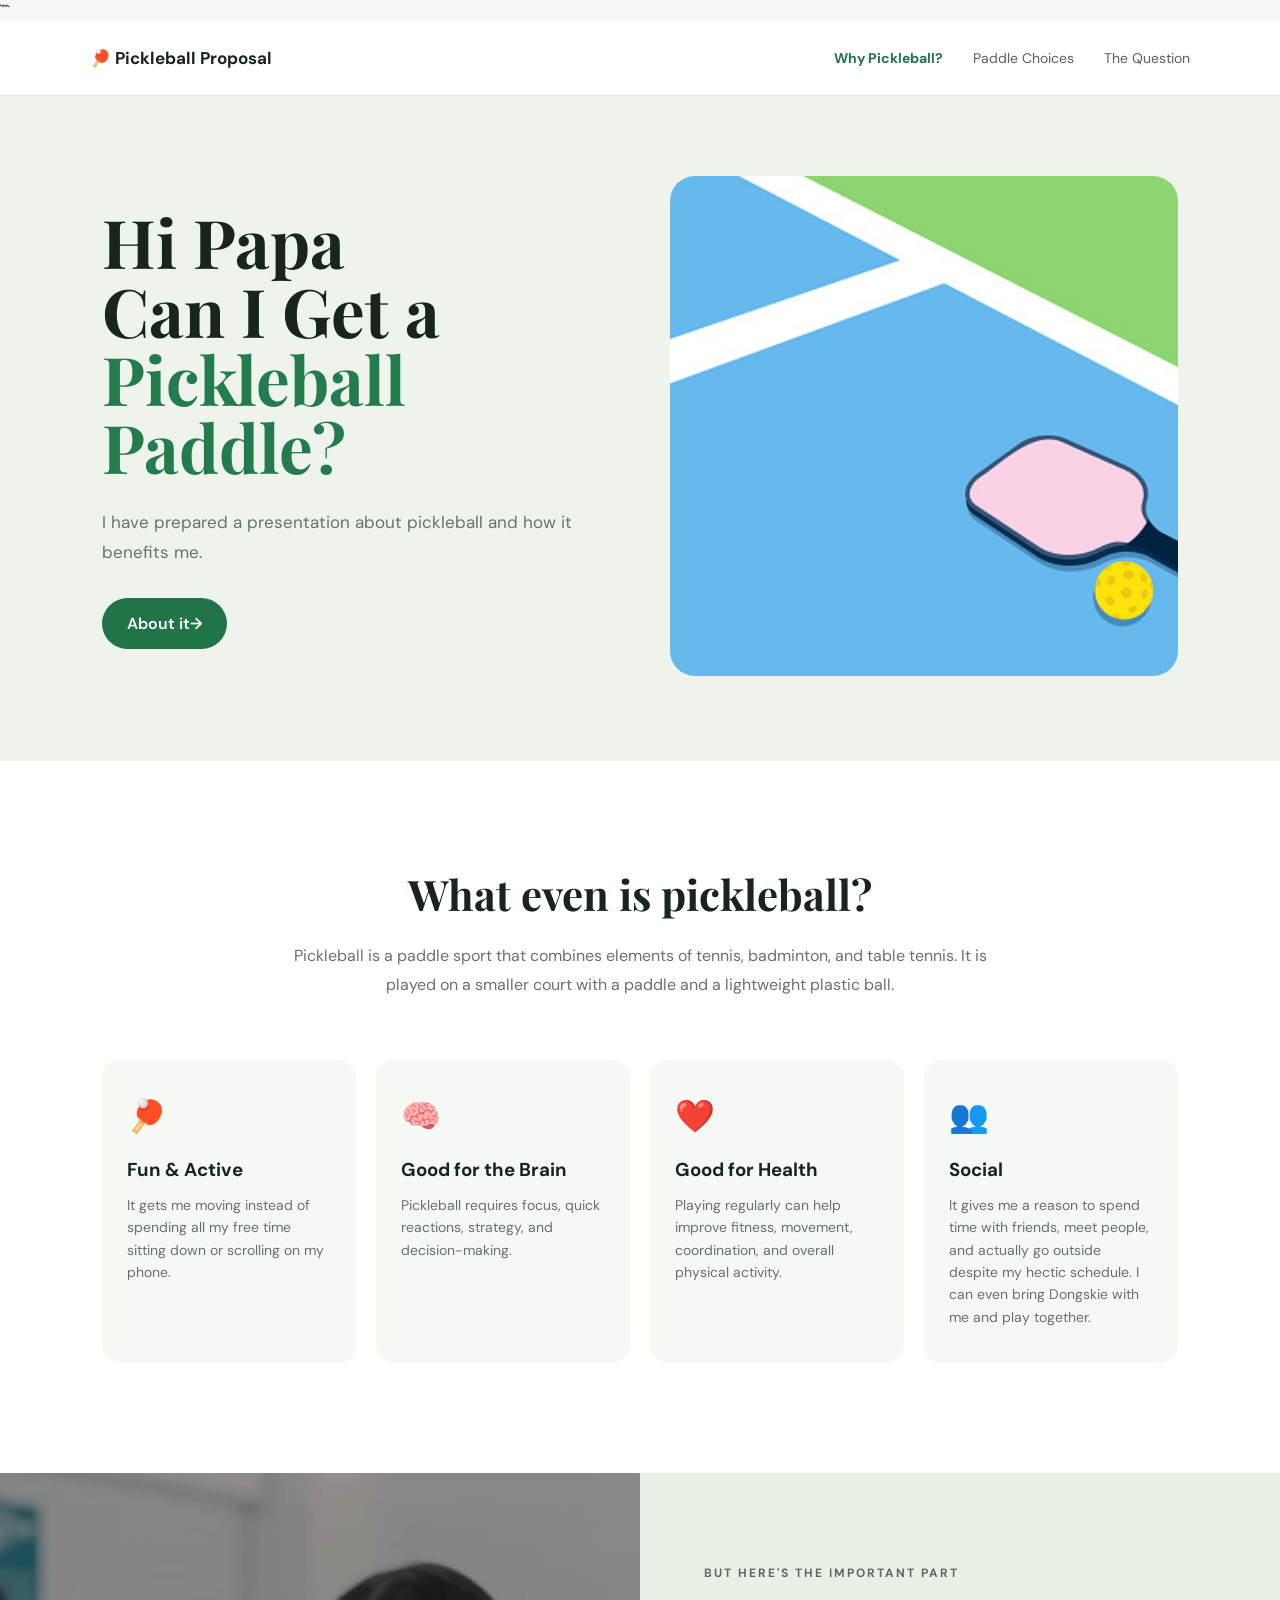
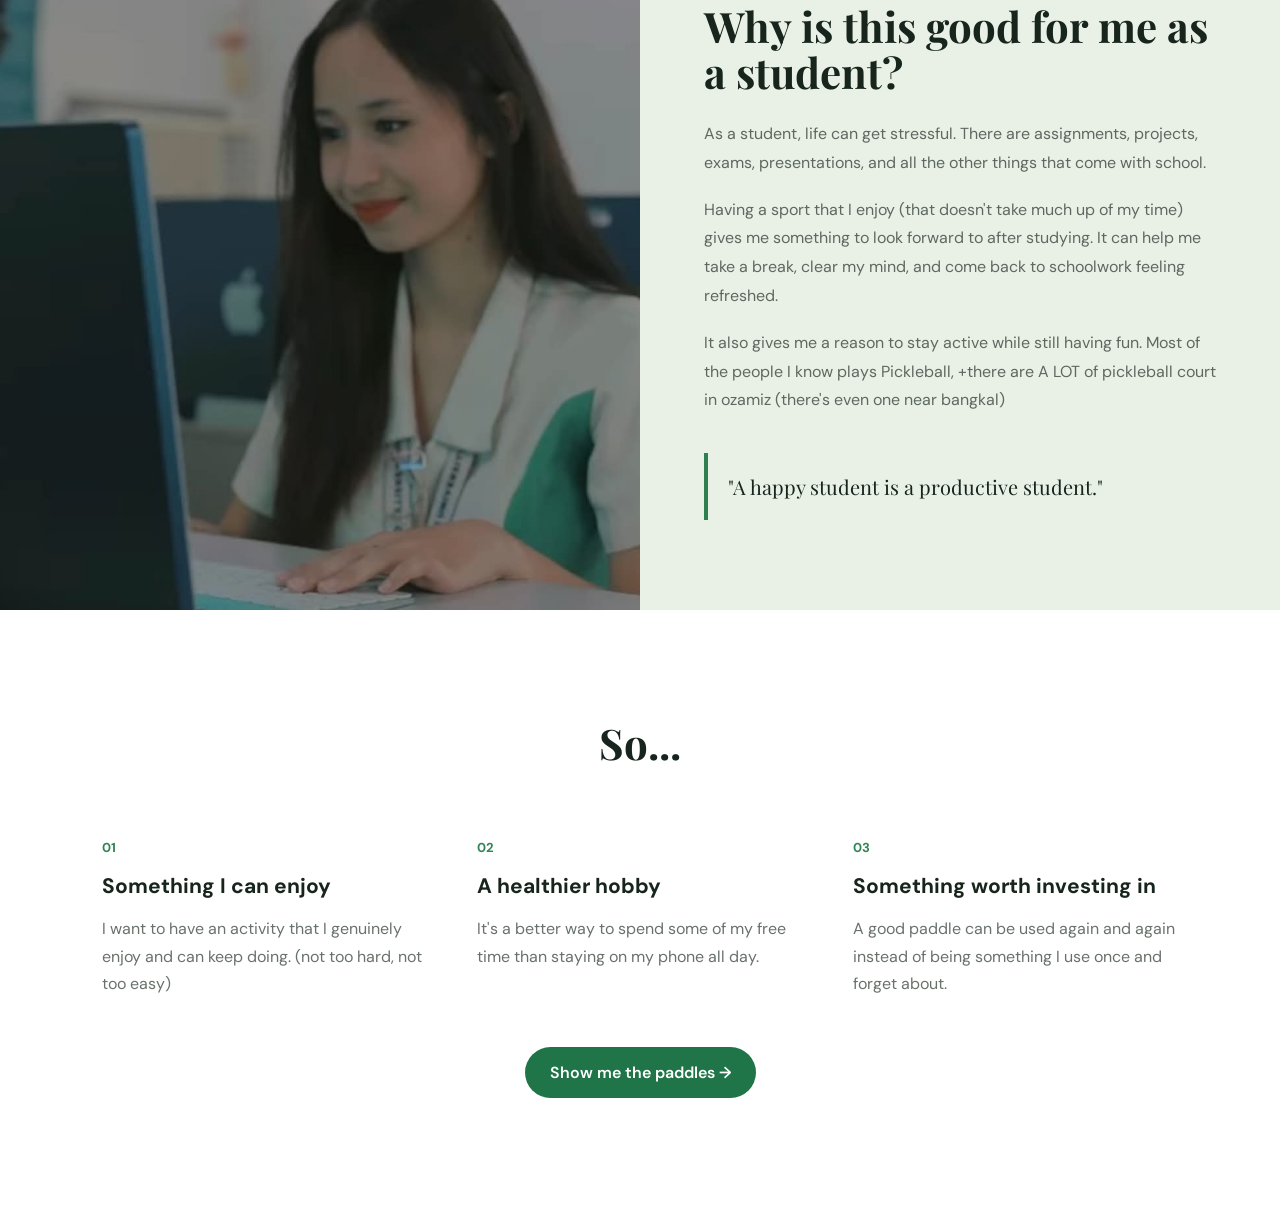
<file: index.html>
<!DOCTYPE html>

<html lang="en">
<head>
    <meta charset="UTF-8">
    <meta name="viewport" content="width=device-width, initial-scale=1.0">
    <title>Pickleball Paddle</title>
    <link rel="stylesheet" href="style.css">
</head>

<body>

```
<nav>
    <div class="logo">🏓 Pickleball Proposal</div>

    <div class="nav-links">
        <a href="index.html" class="active">Why Pickleball?</a>
        <a href="paddles.html">Paddle Choices</a>
        <a href="question.html">The Question</a>
    </div>
</nav>

<section class="hero">
    <div class="hero-text">

        <h1>Hi Papa<br>Can I Get a<br><span>Pickleball Paddle?</span></h1>

        <p class="hero-description">
            I have prepared a presentation about pickleball and how it benefits me.
        </p>

        <a href="#about" class="main-button">About it→</a>
    </div>

    <div class="hero-image">
        <img src="pics/pickleball.jpg" alt="Pickleball">
    </div>
</section>


<section id="about" class="section">

    <h2>What even is pickleball?</h2>

    <p class="intro">
        Pickleball is a paddle sport that combines elements of tennis,
        badminton, and table tennis. It is played on a smaller court
        with a paddle and a lightweight plastic ball.
    </p>

    <div class="info-grid">

        <div class="info-card">
            <div class="icon">🏓</div>
            <h3>Fun & Active</h3>
            <p>
                It gets me moving instead of spending all my free time
                sitting down or scrolling on my phone.
            </p>
        </div>

        <div class="info-card">
            <div class="icon">🧠</div>
            <h3>Good for the Brain</h3>
            <p>
                Pickleball requires focus, quick reactions, strategy,
                and decision-making.
            </p>
        </div>

        <div class="info-card">
            <div class="icon">❤️</div>
            <h3>Good for Health</h3>
            <p>
                Playing regularly can help improve fitness, movement,
                coordination, and overall physical activity.
            </p>
        </div>

        <div class="info-card">
            <div class="icon">👥</div>
            <h3>Social</h3>
            <p>
                It gives me a reason to spend time with friends,
                meet people, and actually go outside despite my hectic schedule.
                I can even bring Dongskie with me and play together.
            </p>
        </div>

    </div>

</section>


<section class="student-section">

    <div class="student-image">
        <img src="pics/student.jpg" alt="Student">
    </div>

    <div class="student-text">

        <p class="small-title">BUT HERE'S THE IMPORTANT PART</p>

        <h2>Why is this good for me as a student?</h2>

        <p>
            As a student, life can get stressful. There are assignments,
            projects, exams, presentations, and all the other things
            that come with school.
        </p>

        <p>
            Having a sport that I enjoy (that doesn't take much up of my time) gives me something to look
            forward to after studying. It can help me take a break,
            clear my mind, and come back to schoolwork feeling refreshed.
        </p>

        <p>
            It also gives me a reason to stay active while still
            having fun. Most of the people I know plays Pickleball, 
            +there are A LOT of pickleball court in ozamiz (there's even one near bangkal)
        </p>

        <div class="quote">
            "A happy student is a productive student."
        </div>

    </div>

</section>


<section class="why-section">


    <h2>So...</h2>

    <div class="reasons">

        <div>
            <span>01</span>
            <h3>Something I can enjoy</h3>
            <p>
                I want to have an activity that I genuinely enjoy
                and can keep doing. (not too hard, not too easy)
            </p>
        </div>

        <div>
            <span>02</span>
            <h3>A healthier hobby</h3>
            <p>
                It's a better way to spend some of my free time
                than staying on my phone all day.
            </p>
        </div>

        <div>
            <span>03</span>
            <h3>Something worth investing in</h3>
            <p>
                A good paddle can be used again and again instead
                of being something I use once and forget about.
            </p>
        </div>

    </div>

    <a href="paddles.html" class="main-button">
        Show me the paddles →
    </a>

</section>



</body>
</html>
</file>
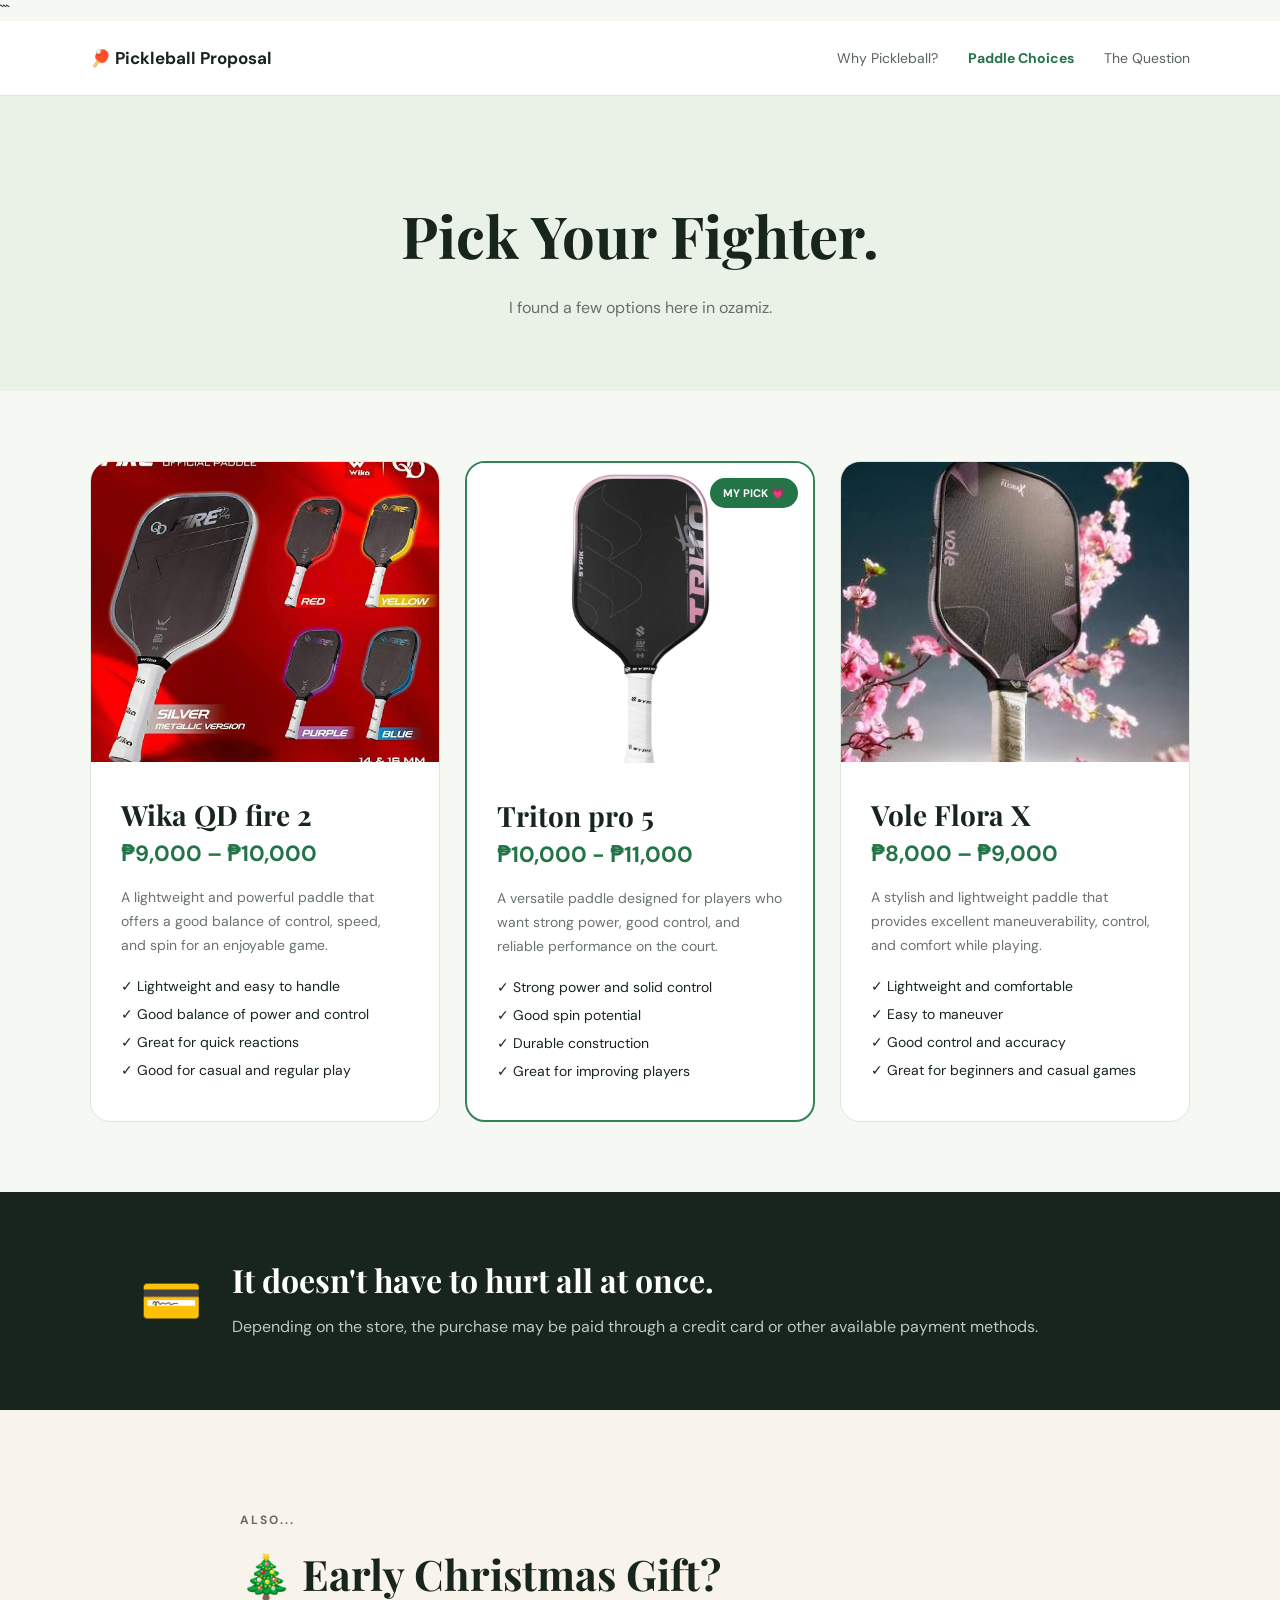
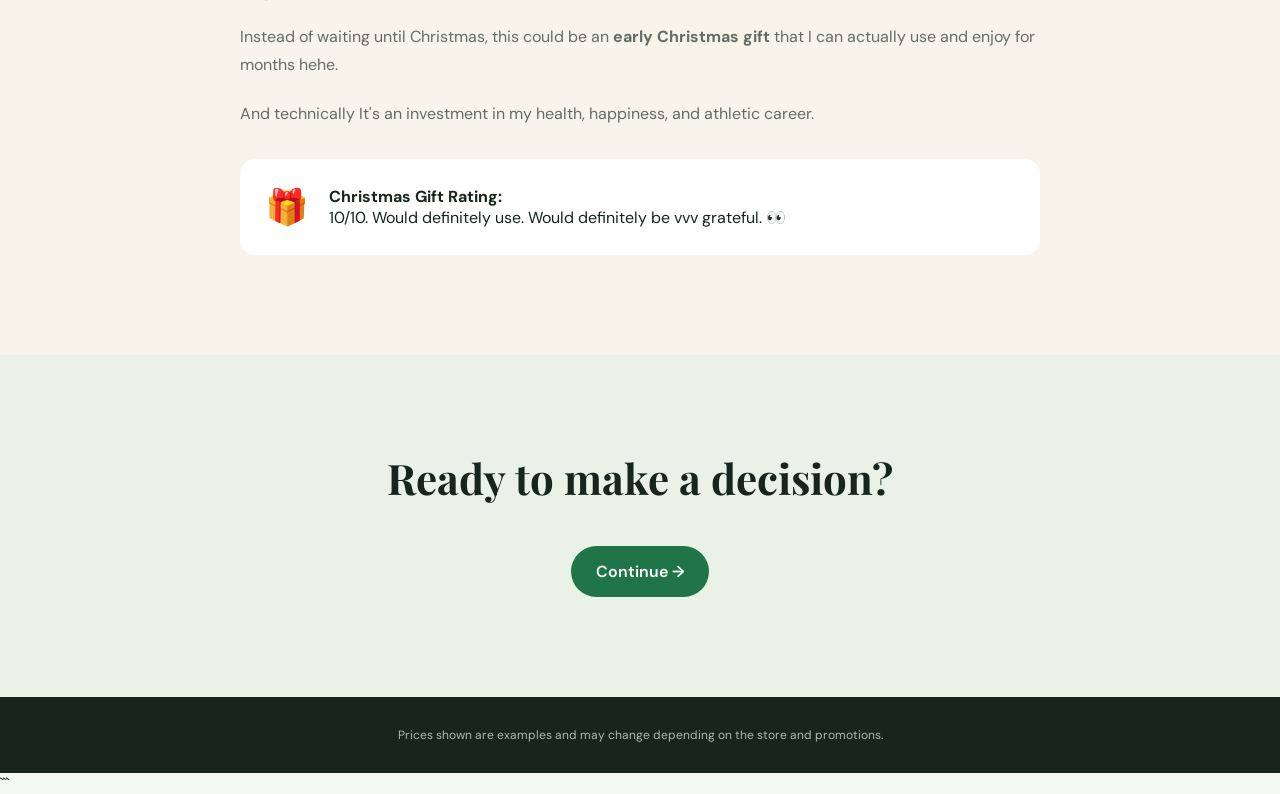
<file: paddles.html>
<!DOCTYPE html>

<html lang="en">
<head>
    <meta charset="UTF-8">
    <meta name="viewport" content="width=device-width, initial-scale=1.0">
    <title>Pickleball Paddle Choices</title>
    <link rel="stylesheet" href="style.css">
</head>

<body>

```
<nav>
    <div class="logo">🏓 Pickleball Proposal</div>

    <div class="nav-links">
        <a href="index.html">Why Pickleball?</a>
        <a href="paddles.html" class="active">Paddle Choices</a>
        <a href="question.html">The Question</a>
    </div>
</nav>


<section class="paddle-header">

    <h1>Pick Your Fighter. </h1>

    <p>
        I found a few options here in ozamiz.
    </p>

</section>


<section class="paddles">

    <!-- PADDLE 1 -->
    <div class="paddle-card">

        <div class="paddle-image">
            <img src="pics/paddle1.jpg" alt="Affordable Pickleball Paddle">
        </div>

        <div class="paddle-content">


            <h2>Wika QD fire 2</h2>

            <h3>₱9,000 – ₱10,000</h3>

            <p>
                A lightweight and powerful paddle that offers a good balance of control, 
                speed, and spin for an enjoyable game.
            </p>

            <ul>
                <li>✓ Lightweight and easy to handle</li>
                <li>✓ Good balance of power and control</li>
                <li>✓ Great for quick reactions</li>
                <li>✓ Good for casual and regular play</li>
            </ul>

        </div>

    </div>


    <!-- PADDLE 2 -->
    <div class="paddle-card featured">

        <div class="popular">MY PICK 💗</div>

        <div class="paddle-image">
            <img src="pics/paddle2.webp" alt="SLK Valkyrie Pickleball Paddle">
        </div>

        <div class="paddle-content">



            <h2>Triton pro 5</h2>

            <h3>₱10,000 - ₱11,000 </h3>

            <p>
                A versatile paddle designed for players who want strong power, 
                good control, and reliable performance on the court.
            </p>

            <ul>
                <li>✓ Strong power and solid control</li>
                <li>✓ Good spin potential</li>
                <li>✓ Durable construction</li>
                <li>✓ Great for improving players</li>
            </ul>

        </div>

    </div>


    <!-- PADDLE 3 -->
    <div class="paddle-card">

        <div class="paddle-image">
            <img src="pics/paddle3.jpg" alt="Premium Pickleball Paddle">
        </div>

        <div class="paddle-content">


            <h2>Vole Flora X</h2>

            <h3>₱8,000 – ₱9,000</h3>

            <p>
                A stylish and lightweight paddle that provides excellent maneuverability, 
                control, and comfort while playing.
            </p>

            <ul>
                <li>✓ Lightweight and comfortable</li>
                <li>✓ Easy to maneuver</li>
                <li>✓ Good control and accuracy</li>
                <li>✓ Great for beginners and casual games</li>
            </ul>

        </div>

    </div>

</section>


<section class="payment-section">

    <div class="payment-box">

        <div class="payment-icon">💳</div>

        <div>

            <h2>It doesn't have to hurt all at once.</h2>

            <p>
                Depending on the store, the purchase may be paid through
                a credit card or other available payment methods.
            </p>

        </div>

    </div>

</section>


<section class="christmas-section">

    <div class="christmas-content">

        <p class="small-title">ALSO...</p>

        <h2>🎄 Early Christmas Gift?</h2>

        <p>
            Instead of waiting until Christmas, this could be an
            <strong>early Christmas gift</strong> that I can actually
            use and enjoy for months hehe.
        </p>

        <p>
            And technically
            It's an investment in my health, happiness, and athletic career.
        </p>

        <div class="christmas-note">
            <span>🎁</span>
            <p>
                <strong>Christmas Gift Rating:</strong><br>
                10/10. Would definitely use. Would definitely be vvv grateful. 👀
            </p>
        </div>

    </div>

</section>


<section class="final-choice">


    <h2>Ready to make a decision?</h2>

    <a href="question.html" class="main-button">
        Continue →
    </a>

</section>


<footer>
    Prices shown are examples and may change depending on the store and promotions.
</footer>
```

</body>
</html>
</file>
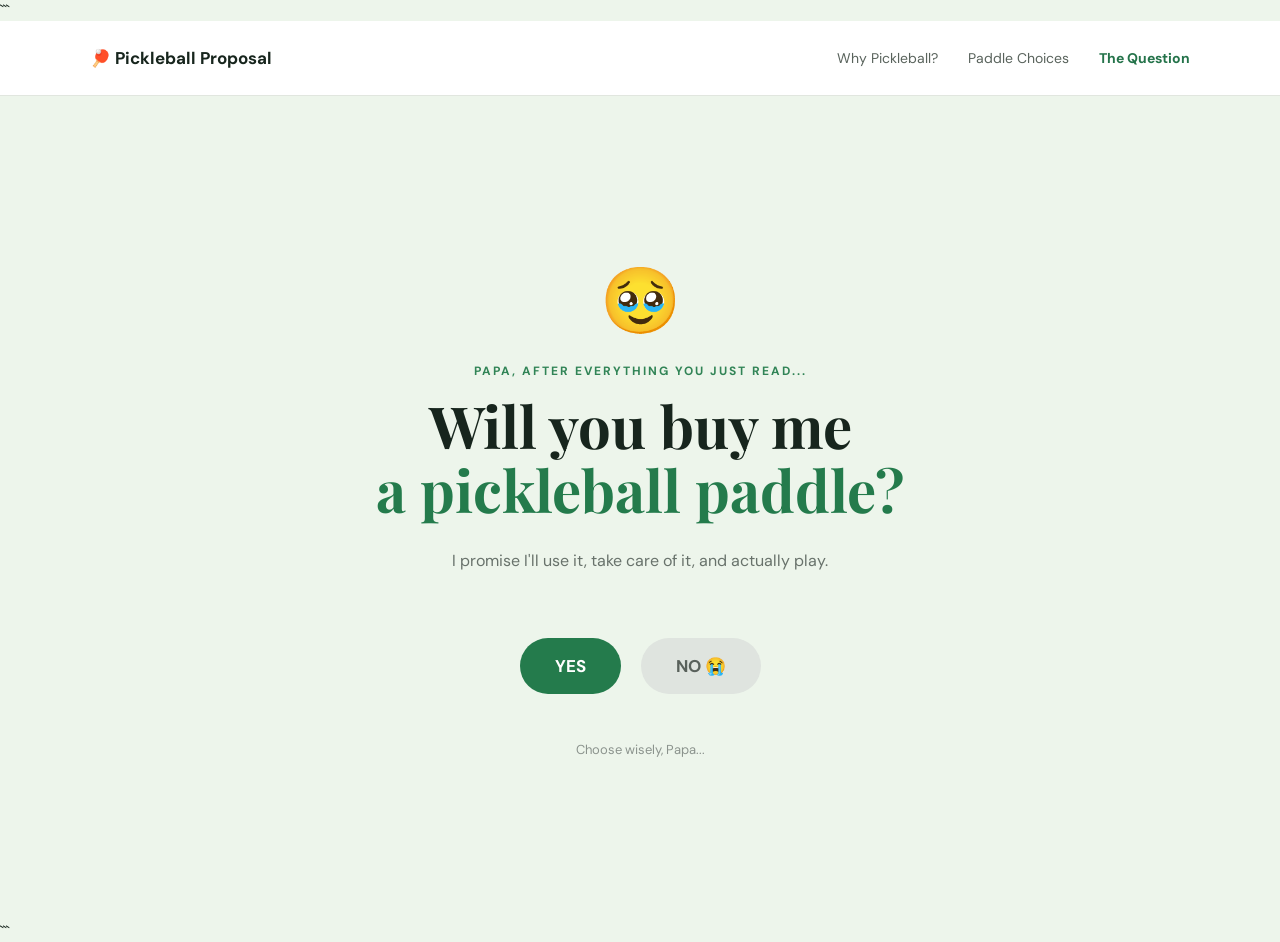
<file: question.html>
<!DOCTYPE html>

<html lang="en">
<head>
    <meta charset="UTF-8">
    <meta name="viewport" content="width=device-width, initial-scale=1.0">
    <title>Hehe</title>
    <link rel="stylesheet" href="style.css">
</head>

<body class="question-page">

```
<nav>
    <div class="logo">🏓 Pickleball Proposal</div>

    <div class="nav-links">
        <a href="index.html">Why Pickleball?</a>
        <a href="paddles.html">Paddle Choices</a>
        <a href="question.html" class="active">The Question</a>
    </div>
</nav>


<main class="question-container">

    <div id="questionBox">

        <div class="big-emoji">🥹</div>

        <p class="small-title">PAPA, AFTER EVERYTHING YOU JUST READ...</p>

        <h1>Will you buy me<br><span>a pickleball paddle?</span></h1>

        <p class="question-text">
            I promise I'll use it, take care of it, and actually play.
        </p>


        <div class="buttons">

            <button id="yesBtn" class="yes-button">
                YES 
            </button>

            <button id="noBtn" class="no-button">
                NO 😭
            </button>

        </div>

        <p id="hint">
            Choose wisely, Papa...
        </p>

    </div>


    <div id="successMessage" class="success-message">

        <div class="success-emoji">🎉</div>

        <h1>YEYYYYYY!!!</h1>

        <h2>THANK YOU, PAPA!! ❤️</h2>

        <p>
            I promise I will appreciate it, take care of it,
            and actually use it!
        </p>

      
        </p>

        <div class="thank-you-box">
            <p>
                <strong>Official Agreement:</strong><br><br>
                I will play pickleball.<br>
                I will stay active.<br>
                I will have fun.<br>
                And I will remember that you bought me my first paddle. ❤️
            </p>
        </div>

        <p class="final-love">
            Love you, Papa! 🫶
        </p>

    </div>

</main>


<script src="script.js"></script>
```

</body>
</html>
</file>
<file: style.css>
@import url('https://fonts.googleapis.com/css2?family=DM+Sans:wght@400;500;600;700&family=Playfair+Display:wght@600;700&display=swap');

* {
  margin: 0;
  padding: 0;
  box-sizing: border-box;
  }

html {
scroll-behavior: smooth;
}

body {
font-family: 'DM Sans', sans-serif;
background: #f6f8f4;
color: #17251d;
}

/* NAVIGATION */

nav {
height: 75px;
display: flex;
justify-content: space-between;
align-items: center;
padding: 0 7%;
background: #ffffff;
border-bottom: 1px solid #e1e6df;
position: sticky;
top: 0;
z-index: 100;
}

.logo {
font-weight: 700;
font-size: 17px;
}

.nav-links {
display: flex;
gap: 30px;
}

.nav-links a {
text-decoration: none;
color: #59635c;
font-size: 14px;
transition: 0.2s;
}

.nav-links a:hover,
.nav-links .active {
color: #24734a;
font-weight: 700;
}

/* GENERAL */

.small-title {
font-size: 12px;
font-weight: 700;
letter-spacing: 2px;
color: #318456;
margin-bottom: 15px;
}

h1,
h2 {
font-family: 'Playfair Display', serif;
}

h2 {
font-size: 42px;
line-height: 1.1;
}

.main-button {
display: inline-block;
margin-top: 30px;
background: #1f7547;
color: white;
text-decoration: none;
padding: 15px 25px;
border-radius: 30px;
font-weight: 600;
transition: 0.3s;
}

.main-button:hover {
background: #145c35;
transform: translateY(-2px);
}

/* HERO */

.hero {
min-height: 650px;
display: grid;
grid-template-columns: 1fr 1fr;
align-items: center;
gap: 60px;
padding: 80px 8%;
background: #eef4ec;
}

.hero-text h1 {
font-size: 67px;
line-height: 1.02;
margin-bottom: 25px;
}

.hero-text h1 span {
color: #247b4c;
}

.hero-description {
max-width: 540px;
color: #68726b;
font-size: 17px;
line-height: 1.8;
}

.hero-image img {
width: 100%;
height: 500px;
object-fit: cover;
border-radius: 25px;
}

/* ABOUT */

.section {
padding: 110px 8%;
text-align: center;
background: white;
}

.section > .intro {
max-width: 720px;
margin: 25px auto 60px;
color: #69736c;
line-height: 1.8;
}

.info-grid {
display: grid;
grid-template-columns: repeat(4, 1fr);
gap: 20px;
max-width: 1200px;
margin: auto;
}

.info-card {
background: #f5f8f3;
padding: 35px 25px;
border-radius: 18px;
text-align: left;
}

.icon {
font-size: 32px;
margin-bottom: 20px;
}

.info-card h3 {
margin-bottom: 12px;
}

.info-card p {
color: #68726b;
line-height: 1.6;
font-size: 14px;
}

/* STUDENT SECTION */

.student-section {
display: grid;
grid-template-columns: 1fr 1fr;
min-height: 600px;
background: #e9f1e7;
}

.student-image img {
width: 100%;
height: 100%;
min-height: 600px;
object-fit: cover;
}

.student-text {
padding: 90px 10%;
display: flex;
flex-direction: column;
justify-content: center;
}

.student-text h2 {
margin-bottom: 25px;
}

.student-text p {
color: #5e6861;
line-height: 1.8;
margin-bottom: 18px;
}

.quote {
margin-top: 20px;
padding: 20px;
border-left: 4px solid #2e8051;
font-family: 'Playfair Display', serif;
font-size: 20px;
}

/* REASONS */

.why-section {
text-align: center;
padding: 110px 8%;
background: white;
}

.reasons {
display: grid;
grid-template-columns: repeat(3, 1fr);
gap: 50px;
max-width: 1100px;
margin: 70px auto 20px;
text-align: left;
}

.reasons span {
color: #318456;
font-weight: 700;
font-size: 13px;
}

.reasons h3 {
margin: 15px 0;
font-size: 21px;
}

.reasons p {
color: #68726b;
line-height: 1.7;
}

/* PADDLE PAGE */

.paddle-header {
text-align: center;
padding: 100px 20px 70px;
background: #eaf2e8;
}

.paddle-header h1 {
font-size: 58px;
margin-bottom: 20px;
}

.paddle-header > p:last-child {
max-width: 650px;
margin: auto;
color: #657068;
line-height: 1.7;
}

.paddles {
max-width: 1150px;
margin: 70px auto;
padding: 0 25px;
display: grid;
grid-template-columns: repeat(3, 1fr);
gap: 25px;
}

.paddle-card {
background: white;
border-radius: 20px;
overflow: hidden;
border: 1px solid #e0e6df;
position: relative;
transition: 0.3s;
}

.paddle-card:hover {
transform: translateY(-7px);
box-shadow: 0 15px 40px rgba(0,0,0,0.08);
}

.paddle-card.featured {
border: 2px solid #318456;
}

.paddle-image {
height: 300px;
background: #eef2ed;
}

.paddle-image img {
width: 100%;
height: 100%;
object-fit: cover;
}

.paddle-content {
padding: 30px;
}

.paddle-content .tag {
font-size: 10px;
letter-spacing: 2px;
font-weight: 700;
color: #318456;
}

.paddle-content h2 {
font-size: 28px;
margin: 8px 0;
}

.paddle-content h3 {
color: #237447;
font-size: 22px;
margin-bottom: 18px;
}

.paddle-content p {
color: #69736c;
font-size: 14px;
line-height: 1.7;
}

.paddle-content ul {
list-style: none;
margin-top: 20px;
}

.paddle-content li {
margin: 10px 0;
font-size: 14px;
}

.popular {
position: absolute;
top: 15px;
right: 15px;
background: #237447;
color: white;
padding: 8px 13px;
border-radius: 20px;
font-size: 11px;
font-weight: 700;
}

/* PAYMENT */

.payment-section {
padding: 70px 8%;
background: #17251d;
}

.payment-box {
max-width: 1000px;
margin: auto;
display: flex;
align-items: center;
gap: 30px;
color: white;
}

.payment-icon {
font-size: 50px;
}

.payment-box h2 {
font-size: 32px;
margin-bottom: 15px;
}

.payment-box p {
color: #bdc8bf;
line-height: 1.7;
}

/* CHRISTMAS */

.christmas-section {
padding: 100px 8%;
background: #f8f4ec;
}

.christmas-content {
max-width: 800px;
margin: auto;
}

.christmas-content h2 {
margin-bottom: 25px;
}

.christmas-content > p {
color: #656b66;
line-height: 1.8;
margin-bottom: 20px;
}

.christmas-note {
margin-top: 30px;
display: flex;
gap: 20px;
align-items: center;
padding: 25px;
background: white;
border-radius: 15px;
}

.christmas-note span {
font-size: 35px;
}

/* FINAL CHOICE */

.final-choice {
text-align: center;
padding: 100px 20px;
background: #eaf2e8;
}

.final-choice h2 {
margin-bottom: 15px;
}

/* QUESTION PAGE */

.question-page {
min-height: 100vh;
background: #edf5eb;
}

.question-container {
min-height: calc(100vh - 75px);
display: flex;
align-items: center;
justify-content: center;
text-align: center;
padding: 50px 20px;
}

#questionBox {
max-width: 700px;
}

.big-emoji {
font-size: 65px;
margin-bottom: 20px;
}

#questionBox h1 {
font-size: 58px;
line-height: 1.1;
margin-bottom: 25px;
}

#questionBox h1 span {
color: #247b4c;
}

.question-text {
max-width: 550px;
margin: auto;
color: #68726b;
line-height: 1.8;
}

.buttons {
display: flex;
justify-content: center;
align-items: center;
gap: 20px;
margin-top: 40px;
min-height: 100px;
}

.buttons button {
border: none;
font-family: inherit;
font-weight: 700;
cursor: pointer;
transition: all 0.25s ease;
}

.yes-button {
background: #247b4c;
color: white;
padding: 17px 35px;
border-radius: 30px;
font-size: 17px;
}

.yes-button:hover {
transform: scale(1.08);
background: #176239;
}

.no-button {
background: #dfe4df;
color: #59615b;
padding: 17px 35px;
border-radius: 30px;
font-size: 17px;
}

.no-button:hover {
background: #d2d7d2;
}

#hint {
margin-top: 25px;
color: #8b938d;
font-size: 13px;
}

/* SUCCESS */

.success-message {
display: none;
max-width: 700px;
animation: appear 0.5s ease;
}

.success-emoji {
font-size: 65px;
margin-bottom: 15px;
}

.success-message h1 {
font-size: 70px;
color: #247b4c;
}

.success-message h2 {
font-size: 30px;
margin: 10px 0 20px;
}

.success-message > p {
color: #657068;
line-height: 1.8;
}

.thank-you-box {
background: white;
padding: 25px;
border-radius: 18px;
margin: 30px 0;
line-height: 1.7;
box-shadow: 0 10px 30px rgba(0,0,0,0.05);
}

.final-love {
font-family: 'Playfair Display', serif;
font-size: 20px;
}

@keyframes appear {
from {
opacity: 0;
transform: translateY(20px);
}

to {
    opacity: 1;
    transform: translateY(0);
}

}

/* FOOTER */

footer {
padding: 30px;
text-align: center;
background: #17251d;
color: #aeb9b1;
font-size: 12px;
}

/* MOBILE */

@media (max-width: 900px) {

nav {
    padding: 0 20px;
}

.nav-links {
    gap: 12px;
}

.nav-links a {
    font-size: 11px;
}

.hero {
    grid-template-columns: 1fr;
    padding: 60px 25px;
}

.hero-text h1 {
    font-size: 48px;
}

.hero-image img {
    height: 350px;
}

.info-grid {
    grid-template-columns: 1fr 1fr;
}

.student-section {
    grid-template-columns: 1fr;
}

.student-image img {
    min-height: 350px;
}

.reasons {
    grid-template-columns: 1fr;
}

.paddles {
    grid-template-columns: 1fr;
    max-width: 500px;
}

.paddle-header h1 {
    font-size: 45px;
}

#questionBox h1 {
    font-size: 42px;
}

.success-message h1 {
    font-size: 55px;
}

}

@media (max-width: 600px) {

nav {
    height: auto;
    padding: 18px;
    flex-direction: column;
    gap: 15px;
}

.nav-links {
    flex-wrap: wrap;
    justify-content: center;
}

.info-grid {
    grid-template-columns: 1fr;
}

h2 {
    font-size: 35px;
}

.buttons {
    gap: 10px;
}

}
</file>
